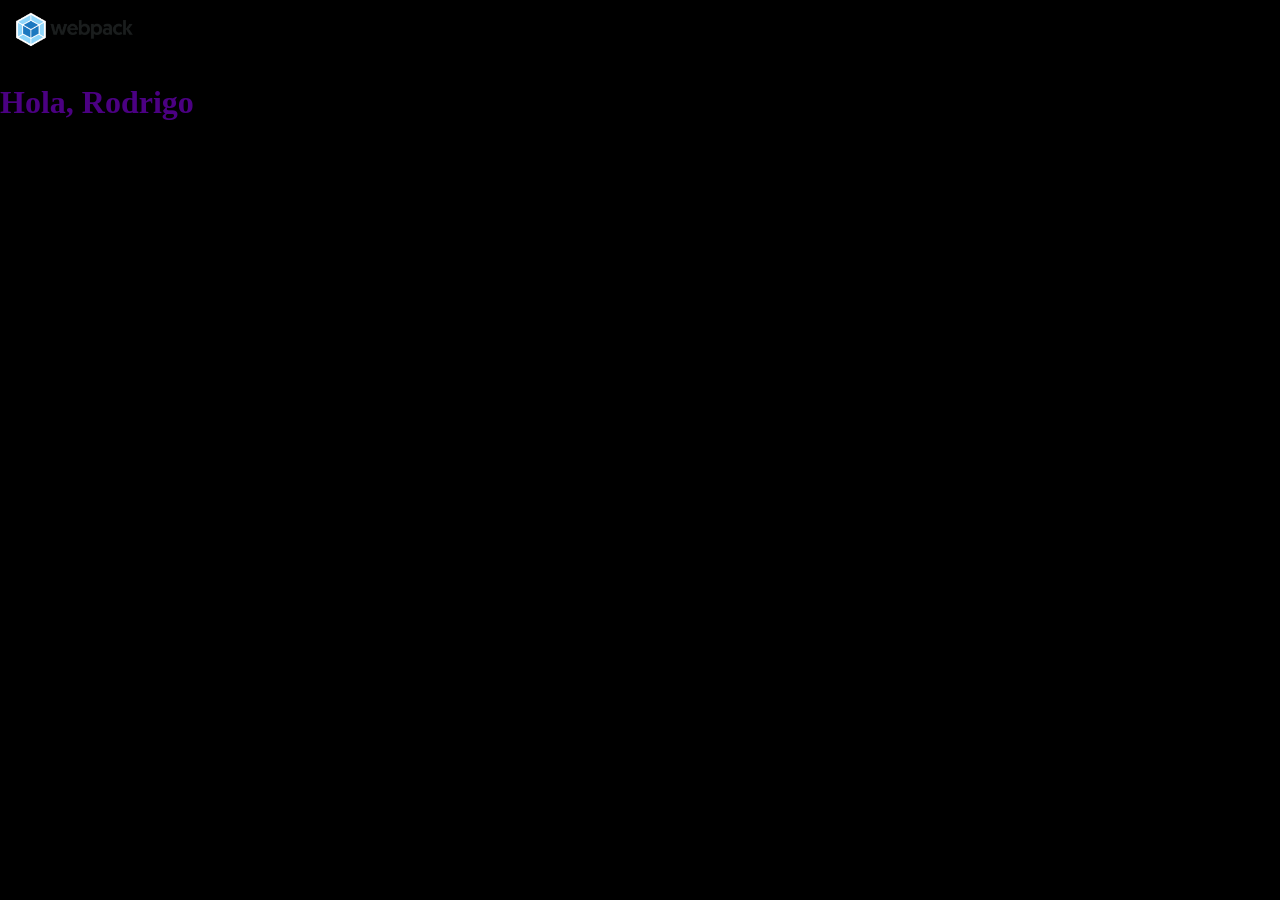
<file: docs/index.html>
<!doctype html><html lang="es"><head><meta charset="UTF-8"><meta http-equiv="X-UA-Compatible" content="IE=edge"><meta name="viewport" content="width=device-width,initial-scale=1"><title>webpack</title><script defer="defer" src="main.e85b1079ef2706c174fd.js"></script><link href="main.de478d28645003a10c94.css" rel="stylesheet"></head><body><img src="assets/img/webpack-logo.png" alt="Webpack logo"></body></html>
</file>
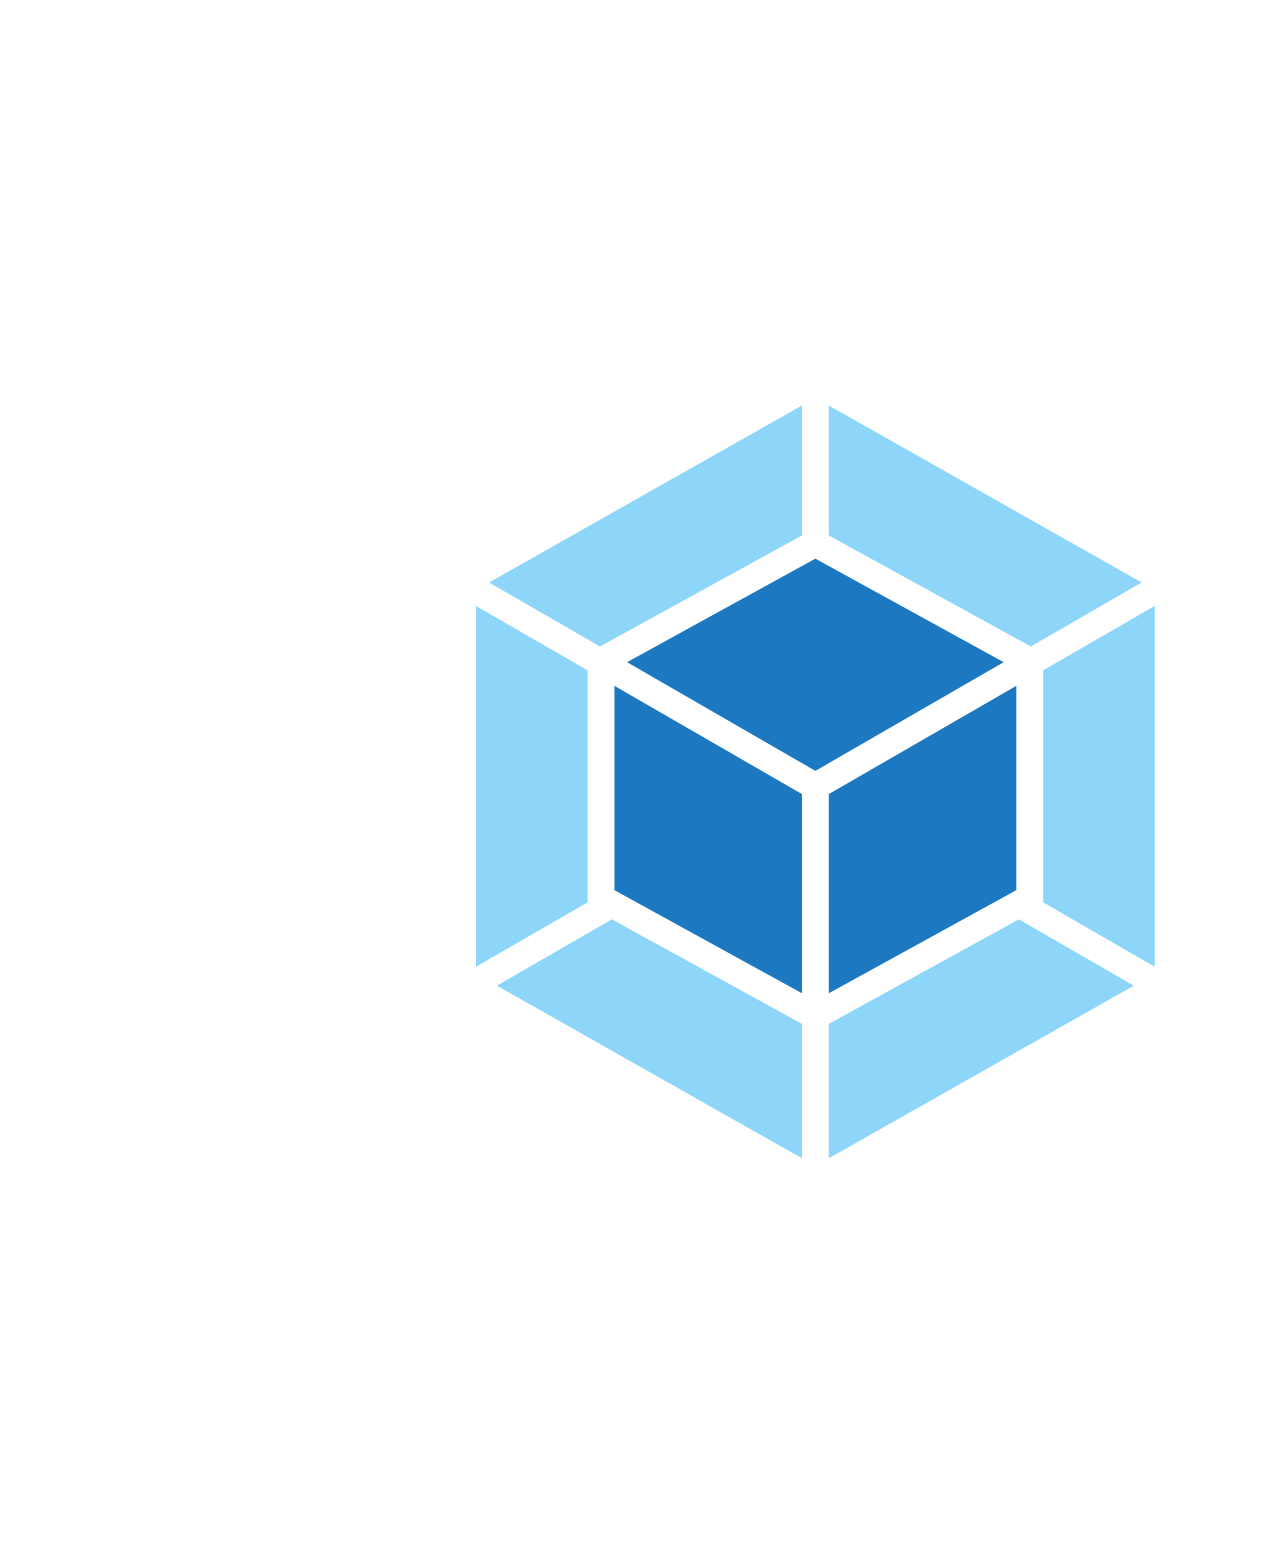
<file: src/index.html>
<!DOCTYPE html>
<html lang="es">
<head>
    <meta charset="UTF-8">
    <meta http-equiv="X-UA-Compatible" content="IE=edge">
    <meta name="viewport" content="width=device-width, initial-scale=1.0">
    <title>webpack</title>
</head>
<body>
    <!-- comentario -->
    <!-- comentario -->
    <!-- comentario -->
    <!-- comentario -->
    <img src="assets/img/webpack-logo.png" alt="Webpack logo">
</body>
</html>
</file>
<file: docs/main.de478d28645003a10c94.css>
body,html{background-color:#000;margin:0}img{width:150px}
</file>
